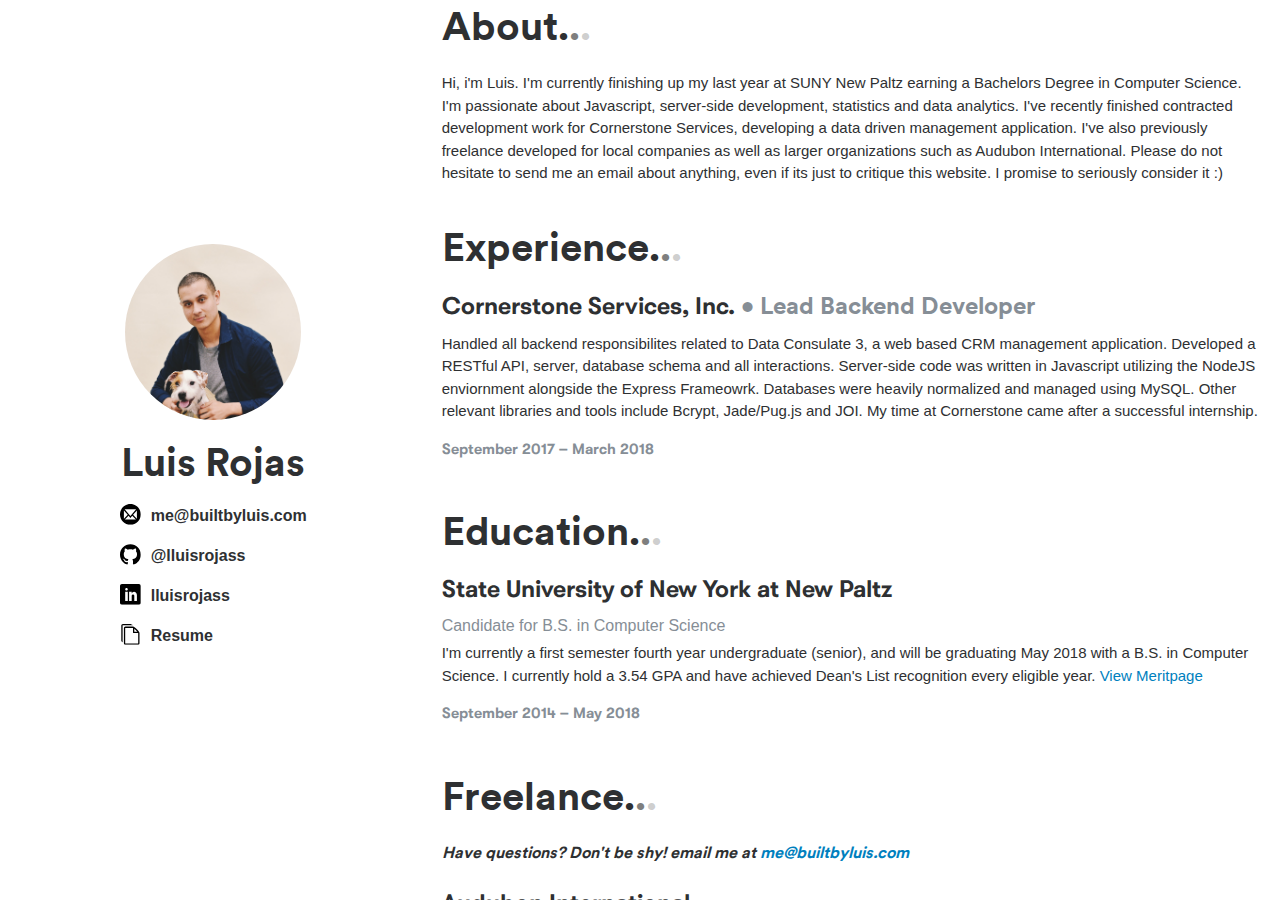
<file: index.html>
<!DOCTYPE HTML>
<html lang="en">
<head>
	<title>Luis Rojas</title>
	<meta charset="UTF-8">
	<meta name="description" content="software development profile for Luis E. Rojas">
	<meta name="author" content="Luis Rojas">
	<meta name="keywords" content="portfolio,software,web,development,luis,rojas,resume">
	<meta name="viewport" content="width=device-width,initial-scale=1.0">
	<meta http-equiv="X-UA-Compatible" content="IE=edge">
	<link href="https://fonts.googleapis.com/css?family=Abril+Fatface" rel="stylesheet">
	<link type="text/css" rel="stylesheet" href="lib/css/bootstrap.css">	
	<link type="text/css" rel="stylesheet" href="css/style.css">	
	
	<script src="https://cdnjs.cloudflare.com/ajax/libs/popper.js/1.11.0/umd/popper.min.js" integrity="sha384-b/U6ypiBEHpOf/4+1nzFpr53nxSS+GLCkfwBdFNTxtclqqenISfwAzpKaMNFNmj4" crossorigin="anonymous"></script>
	<script type="text/javascript" src="lib/js/jquery-3.2.1.min.js"></script>
	<script type="text/javascript" src="lib/js/bootstrap.js"></script>
	<script>
	  (function(i,s,o,g,r,a,m){i['GoogleAnalyticsObject']=r;i[r]=i[r]||function(){
	  (i[r].q=i[r].q||[]).push(arguments)},i[r].l=1*new Date();a=s.createElement(o),
	  m=s.getElementsByTagName(o)[0];a.async=1;a.src=g;m.parentNode.insertBefore(a,m)
	  })(window,document,'script','https://www.google-analytics.com/analytics.js','ga');
	  ga('create', 'UA-83724874-1', 'auto');
	  ga('send', 'pageview');
	</script>
</head>
<body>	
	<div class='container-fluid'>
		<div class="row" id="fakeContainer">
			<div class="col-sm-12 d-flex justify-content-center align-items-center text-center col-md-4 px-0" id="intro">
				<div>
					<img class="me mb-4" src="img/mug.jpg"/>
					<h1 class="ff">Luis Rojas</h1>

					<div id="email" class="text-center py-2 d-flex justify-content-start">
						<svg class="icon">
							<use xlink:href="sprite/icons.svg#icon-mail"></use>
						</svg>
						<a class="font-weight-bold underline-a-outline links " rel="noopener" href="mailto:me@builtbyluis.com">me@builtbyluis.com</a>
					</div>

					<div id="github" class="text-center py-2 d-flex justify-content-start">
						<svg class="icon">
							<use xlink:href="sprite/icons.svg#icon-github"></use>
						</svg>
						<a class="font-weight-bold underline-a-outline links" rel="noopener" target="blank"  href="http://www.github.com/lluisrojass">@lluisrojass</a>
					</div>

					<div id="linkedin" class="text-center py-2 d-flex justify-content-start">
						<svg class="icon">
							<use xlink:href="sprite/icons.svg#icon-linkedin"></use>
						</svg>
						<a class="underline-a-outline font-weight-bold links" target="blank" rel="noopener" href="https://www.linkedin.com/in/lluisrojass">lluisrojass</a>
					</div>

					<div class="text-center py-2 d-flex justify-content-start">
						<svg class="icon">
							<use xlink:href="sprite/icons.svg#icon-files-empty"></use>
						</svg>
						<a class="underline-a-outline font-weight-bold links" target="blank" href="documents/LuisRojasCV.pdf">Resume</a>
					</div>
				</div>
			</div>
			
			<div class="col-sm-12 col-md-8 px-0 mx-0 move-left" id="mainContent">
				<header>
				<div class="row m-0 mt-1">
					<div class="col-c-24">
						<h1 class="py-1 my-0 ff">
							About.<span class="grey">.</span><span class="almostwhite">.</span>
						</h1>
					</div>
				</div>
				</header>
				<section>
				<div class="row mx-0 mb-4 text-left">
					<div class="col-c-24">
						<div class="card m-0 px-0 pt-3 bg-transparent border-card-custom">
							<div class="m-0 p-0 card-body">
								<p class="t-small">
                                    Hi, i'm Luis. I'm currently finishing up my last year at SUNY New Paltz earning a Bachelors Degree in Computer Science.
                                    I'm passionate about Javascript, server-side development, statistics and data analytics. I've recently finished contracted development
                                    work for Cornerstone Services, developing a data driven management application. I've also previously freelance developed for local companies 
                                    as well as larger organizations such as Audubon International. Please do not hesitate to 
                                    send me an email about anything, even if its just to critique this website. I promise to seriously consider it :)  
								</p>
							</div>
						</div>
					</div>
				</div>
				</section>
				<header>
				<div class="row m-0 mt-1">
					 <div class="col-c-24">
						<h1 class="py-1 my-0 ff">
							Experience.<span class="grey">.</span><span class="almostwhite">.</span>
						</h1>
					</div>
				</div>
				</header>
				<section>
				<div class="row mx-0 mb-4 text-left">
					<div class="col-c-24">
						
						<div class="card border-card-custom m-0 p-0">
							
							<div class="card-body m-0 px-0 pt-3">
								
								<h4 class="card-title">
									<a class="underline-a f2" href="http://www.crst.net/" target="blank" rel="noopener">
										Cornerstone Services, Inc.
                                    </a>
                                    
                                    <a class="ff text-muted">
                                        • Lead Backend Developer
                                    </a>
								</h4>
								
								<p class="card-text  t-small">
                                    Handled all backend responsibilites related to Data Consulate 3, a web based CRM management application.
                                    Developed a RESTful API, server, database schema and all interactions. Server-side code was written in Javascript
                                    utilizing the NodeJS enviornment alongside the Express Frameowrk. Databases were heavily normalized and managed using MySQL.
                                    Other relevant libraries and tools include Bcrypt, Jade/Pug.js and JOI. My time at Cornerstone came after a successful internship. 
                                </p>

                                <p class="my-1 f2 text-left text-muted t-small">
                                        September 2017 &ndash; March 2018
                                </p>
								
							</div>
						</div>
					</div>
				</div>
				</section>
				<header>
				<div class="row m-0 mt-1">
					 <div class="col-c-24">
						<h1 class="py-1 my-0  ff">
							Education.<span class="grey">.</span><span class="almostwhite">.</span>
						</h1>
					</div>
				</div>
				</header>
				<section>
				<div class="row mx-0 mb-4 text-left">
					<div class="col-c-24">
						
						<div class="card border-card-custom m-0 p-0">
							
							<div class="card-body m-0 px-0 pt-3">
								
								<h4 class="card-title f2">
									<a class="underline-a ff" href="http://www.newpaltz.edu/" target="blank" rel="noopener"></a>
										State University of New York at New Paltz
                                    </a>
                                </h4>
                                <h6 class="pt-0 mt-0 text-muted">
                                    Candidate for B.S. in Computer Science 
                                </h6>
								
								
								<p class="card-text  t-small">
                                    I'm currently a first semester fourth year undergraduate (senior), and will be graduating 
                                    May 2018 with a B.S. in Computer Science. I currently hold a 3.54 GPA and have achieved Dean's List 
                                    recognition every eligible year. 
                                    <a class="regular-a" href="http://meritpages.com/luisrojas" rel="noopener" target="_blank">View Meritpage</a>
                                </p>
                                
                                <p class="f2 my-1 text-muted t-small">
                                        September 2014 &ndash; May 2018
                                </p>
								
							</div>
						</div>
					</div>
				</div>
				</section>
				<header>
				<div class="row m-0 mt-1">
					 <div class="col-c-24">
						<h1 class="py-1 my-0 ff"> 
							Freelance.<span class="grey">.</span><span class="almostwhite">.</span>
						</h3>
					</div>
				</div>
				</header>
				<section>
				<div class="row mx-0 mb-4  text-left">
					<div class="col-c-24">
						
						<div class="card border-card-custom m-0 p-0">
							<div class="card-body m-0 px-0 pt-3">
                                
                                <h6 class="my-1 ff italics">
									Have questions? Don't be shy! email 
									me at <a class="regular-a" rel="noopener" href="mailto:me@builtbyluis.com">me@builtbyluis.com</a>
								</h6>
                                
                                <br>
                                
                                <h4 class="card-title f2">
									Audubon International
								</h4>
								
								<p class="card-text  t-small">
									Developed an online data tracking application for Audubon's
									Raptor Relocation partnership with United Airlines. Includes an 
									emailing system, image uploading, geolocation and strict submission security.
                                    <a class="regular-a" href="https://auduboninternationalraptorprogram.org/" rel="noopener" target="_blank">View Site</a>
                                </p>
                                


                                <table class="table table-sm table-bordered">
                                    <thead>
                                        <tr>
                                            <th> <svg class="body-icon">
                                                    <use xlink:href="sprite/icons.svg#icon-embed2"></use>
                                                </svg> Languages </th>
                                            <th> <svg class="body-icon">
                                                    <use xlink:href="sprite/icons.svg#icon-books"></use>
                                                </svg> Technologies </th>
                                            <th> <svg class="body-icon">
                                                <use xlink:href="sprite/icons.svg#icon-hammer"></use>
                                            </svg> Dev Tools </th>
                                        </tr>
                                    </thead>
                                    <tbody>
                                        <tr>
                                            <td class="t-small">Javascript, SQL, PHP, CSS, HTML </td>
                                            <td class="t-small"> ReactJS, Mapbox GL, MySQL, jQuery, Chart.js </td>
                                            <td class="t-small">Git, NPM, Browserify, Babel JS  </td>
                                        </tr>
                                    </tbody>
                                    
                                </table>


                                <p class="f2 my-1 text-muted t-small"> September 2017 &ndash; October 2017 </p>

                                <br>
                                <br>

								<h4 class="card-title f2">Vintage Accessorizers</h4>
								
								<p class="card-text  t-small">
									Developed a custom jewelery order creation & checkout system. Complete with image uploading, confirmation emailing and a stress on security. 
									Developed an accompanying panel for order viewing and management.
									<a rel="noopener" href="http://vintageaccessorizers.com/custom/" class="regular-a" target="blank">
									    View Site
									</a>,
									<a rel="noopener" href="http://vintageaccessorizers.com/cadmin/" class="regular-a" target="blank">
									View Dashboard
									</a>
                                </p>

                                <table class="table table-sm table-bordered">
                                        <thead>
                                            <tr>
                                                <th> <svg class="body-icon">
                                                        <use xlink:href="sprite/icons.svg#icon-embed2"></use>
                                                    </svg> Languages </th>
                                                <th> <svg class="body-icon">
                                                        <use xlink:href="sprite/icons.svg#icon-books"></use>
                                                    </svg> Technologies </th>
                                                <th> <svg class="body-icon">
                                                    <use xlink:href="sprite/icons.svg#icon-hammer"></use>
                                                </svg> Dev Tools </th>
                                            </tr>
                                        </thead>
                                        <tbody>
                                            <tr>
                                                <td class="t-small">Javascript, SQL, PHP, CSS, HTML </td>
                                                <td class="t-small">MySQL, jQuery, MeekroDB, React.js, reCaptcha</td>
                                                <td class="t-small">Git, NPM, Babel JS, Browserify</td>
                                            </tr>
                                        </tbody>
                                    </table>
                                
                                <p class="f2 my-1 text-muted t-small">
                                    July 2017 &ndash; August 2017
                                </p>
							</div>
						</div>
                    </div>
				</div>
				</section>
				<header>
				<div class="row m-0 mt-1">
					 <div class="col-c-24">
						<h1 class="py-1 my-0 ff">
							Personal Projects.<span class="grey">.</span><span class="almostwhite">.</span>
						</h1>
					</div>
				</div>
				</header>
				<section>
				<div class="row mx-0 mb-4  text-left">
					<div class="col-c-24">
						
						<div class="card border-card-custom m-0 p-0">
							
							<div class="card-body m-0 px-0 pt-3">
								
								<h4 class="card-title f2">
									Tumblr Archive Scraper
								</h4>
								
								<p class="card-text  t-small">
                                    Developed a desktop application to scrape a Tumblr blog’s archive for user uploaded posts, a feature Tumblr does not natively support.
                                    Front-end (ReactJS) provides user control over custom scrapes, remote viewing & lifecycle controls. 
                                    Application makes use of dual threading to boost performance and decouple renderer tasks from the requests loop. 
                                    Currently one of the fastest solutions to scraping a Tumblr blog for uploaded content.   	
									<a target="blank" rel="noopener" 
									   href="https://github.com/lluisrojass/tumblr-scraper" class="regular-a">
										View Github
									</a>
								
                                </p>

                                <table class="table table-sm table-bordered">
                                    <thead>
                                        <tr>
                                            <th> <svg class="body-icon">
                                                    <use xlink:href="sprite/icons.svg#icon-embed2"></use>
                                                </svg> Languages </th>
                                            <th> <svg class="body-icon">
                                                    <use xlink:href="sprite/icons.svg#icon-books"></use>
                                                </svg> Technologies </th>
                                            <th> <svg class="body-icon">
                                                <use xlink:href="sprite/icons.svg#icon-hammer"></use>
                                            </svg> Dev Tools </th>
                                        </tr>
                                    </thead>
                                    <tbody>
                                        <tr>
                                            <td class="t-small">Javascript, HTML & CSS</td>
                                            <td class="t-small">NodeJS, Electron, jQuery, ReactJS</td>
                                            <td class="t-small">Git, NPM, Browserify, Babel JS  </td>
                                        </tr>
                                    </tbody>
                                </table>

								<br/>
								<br/>
								
								<h4 class="card-title">
									<a class="ff" target="blank" rel="noopener">
										Discord Weather Bot
									</a>
								</h4>
								
								
								<p class="card-text  t-small">
									Developed a bot to allow users to create and customize weather queries inside a Discord Server.
                                    Implements a SQLite database to store weather preferences for expedited use. 
                                    Application is completely async and uses Yahoo's <a rel="noopener" class="regular-a" href="https://developer.yahoo.com/yql/" target="blank">YQL</a> 
                                    service for weather information.
									<a class="regular-a" target="blank" rel="noopener" href="https://github.com/lluisrojass/discord-forecast-bot" class="regular-a">
										View Github
									</a>
                                </p>


                                <table class="table table-sm table-bordered">
                                    <thead>
                                        <tr>
                                            <th> <svg class="body-icon">
                                                    <use xlink:href="sprite/icons.svg#icon-embed2"></use>
                                                </svg> Languages </th>
                                            <th> <svg class="body-icon">
                                                    <use xlink:href="sprite/icons.svg#icon-books"></use>
                                                </svg> Technologies </th>
                                            <th> <svg class="body-icon">
                                                <use xlink:href="sprite/icons.svg#icon-hammer"></use>
                                            </svg> Dev Tools </th>
                                        </tr>
                                    </thead>
                                    <tbody>
                                        <tr>
                                            <td class="t-small">Python, SQL</td>
                                            <td class="t-small">Discord.py, sqlite3, YQL</td>
                                            <td class="t-small">Git</td>
                                        </tr>
                                    </tbody>
                                </table>


								<br/>
								<br/>
								
								<h4 class="card-title">
									<a class="ff" target="blank" rel="noopener">
										Excel Insertion Module
									</a>
								</h4>
								
								<p class="card-text t-small">
                                    My first ever personal project. A simple module with a GUI for entering information into an excel file meant for 
                                    contact management.
                                    This project introduced me to the power of the MVC pattern. 
                                    It utilizes Apache’s POI API in order to access Microsoft OLE 2 Compound Documents and Open Office XML Standard Documents.
									<a rel="noopener" target="blank" href="https://github.com/lluisrojass/excel-insertion-module" class="regular-a">
										View Github
									</a>
                                </p>
                                
                                <table class="table table-sm table-bordered">
                                    <thead>
                                        <tr>
                                            <th> <svg class="body-icon">
                                                    <use xlink:href="sprite/icons.svg#icon-embed2"></use>
                                                </svg> Languages </th>
                                            <th> <svg class="body-icon">
                                                    <use xlink:href="sprite/icons.svg#icon-books"></use>
                                                </svg> Technologies </th>
                                            <th> <svg class="body-icon">
                                                <use xlink:href="sprite/icons.svg#icon-hammer"></use>
                                            </svg> Dev Tools </th>
                                        </tr>
                                    </thead>
                                    <tbody>
                                        <tr>
                                            <td class="t-small">Java</td>
                                            <td class="t-small">Apache’s POI API</td>
                                            <td class="t-small">Eclipse IDE</td>
                                        </tr>
                                    </tbody>
                                    
                                </table>
								
							</div>
						</div>
					</div>
				</div>
				</section>
				<footer>
					<div class="row m-0">
					<div class=" text-center col-12 m-0">
					    <p class="ff text-muted cbold t-small">Last Updated March 2nd 2018</p>
					</div>
				</div>
				</footer>
			</div>
		</div>
	</div>
</body>
</html>
</file>
<file: css/style.css>
*{
	-webkit-font-smoothing: antialiased !important;
	color: #2E3032;
}
body, html {
	min-height: 100%;
	height: 100%;
	width: 100%;
	background-color: white;
}

@keyframes blink{
	5%{ opacity: .9 }
	10%{ opacity: .8 }
	15%{ opacity: .7 }
	20%{ opacity: .6 }
	25%{ opacity: .5 }
	30%{ opacity: .4 }
	35%{ opacity: .3 }
	40%{ opacity: .2 }
	50%{ opacity: .1 }
	55%{ opacity: 0}
	60%{ opacity: 0}
	65%{ opacity: .2}
	70%{ opacity: .3}
	75%{ opacity: .4}
	80%{ opacity: .5}
	85%{ opacity: .6}
	90%{ opacity: .7}
	95%{ opacity: .8}
	100%{ opacity: .9}
}

.blinking-circle{
	animation: blink 1.5s infinite;
	width:.6em;
	height:.6em;
	display: inline-block;
	margin-left: 3px;
	position: relative;
	bottom: .05em;
	background-color:#4caf50;
	border-radius: 100%;
}
.title h2 {
	margin: 0px;
	padding: 0px;
}
.bb {
	margin-top: 0.5em;
    margin-bottom: 0.5em;
    margin-left: auto;
    margin-right: auto;
    border-style: inset;
	border-color: gray;
    border-width: 1px;
}
.border-bottom {
	border-bottom: 2px solid #eee;
}
#fakeContainer{
	height:100%;
	min-height: 100%;
}
#fakeContainer > div {
	height: 100%;
	min-height: 100%;
}
a { color: inherit; }
a:hover{
	text-decoration:none;
	color: inherit;
}

.regular-a {
    color: #007fbe;
}

.regular-a:hover {
    color: #1a4565;
}

.italics {
    font-style: italic;
}

.grey { color: rgba(0,0,0, .5) }
.almostwhite { color: rgba(0,0,0, .2); }


.date{ font-size:.79rem; }
.underline{ border-bottom: 1px solid #aaa; }
.underline-a:hover{ border-bottom: 1px solid #aaa; }
.underline-a-outline:hover{ 
	text-decoration: underline;
}

.inline-block {
	display: inline-block;
}
.inline {
	display: inline;
}

.me {
	width:11em;
	height:11em;
	border-radius: 100%;
}
.t-small{
    font-size: 15px !important; 
    font-weight: 400 !important;
}
.title-line{
	display: inline-block;
	border-bottom: 1px solid #ccc;
	width: inherit;
}



.blue {
    color: #1a4565;
}


#mainContent{
	overflow-y:scroll;
    height: 100%;
}
.border-custom{
	border-color: rgb(227, 242, 229);
	box-shadow:0 3px 0 #ccc, 0 -1px #fff inset;
}
.border-card-custom{ border: none; }
.btn-custom{
	background-color:#2E3032;
	color: rgb(227, 242, 229);
}
.btn-custom:hover{
	border: 1px solid #2E3032;
	background-color: white;
}
.body-icon {
	display: inline-block;
  	width: 1em;
  	height: 1em;
	stroke-width: 0;
	position: relative;
	top: 2px;
  	stroke: white;
  	fill: #aaa;
}

.title-icon {
  width: 1.5rem;
  height: 1.5rem;
  stroke-width: 0;
  stroke: white;
  fill: #555;
}

.icon {
	display: inline-block;
	width: 1.3em;
	height: 1.3em;
	stroke-width: 0;
	stroke: white;
	fill: inherit;
	margin-right:10px;
}
.icon-np {
	display: inline-block;
  	width: .7em;
  	height: .9em;
  	stroke-width: 0;
  	stroke: white;
  	fill: inherit;
	margin-right:2px;
	position: relative;
	bottom: 2px;
}
.icon-ai {
	display: inline-block;
  	width: .7em;
  	height: .7em;
  	stroke-width: 0;
  	stroke: white;
  	fill: inherit;
	margin-right:2px;
	position: relative;
	bottom: 2px;
}

li{ list-style: none; }
.card { margin: 10px 10px; }

.quicksand {
	font-family: 'Quicksand', sans-serif;
	font-weight: 800;
}
.extra-bold {
	font-weight: 900;
}
.cbold{ font-family: "circular bold", "Helvetica Neue", Helvetica; }
.ff{ font-family: "circular-bold", "Helvetica Neue", Helvetica; }

.f2{ 
	font-family: "ff", "Helvetica Neue", Helvetica; }


@font-face {
	font-family: "circular-bold";
	src: url("/fonts/circular-bold.woff2");
}

@font-face {
	font-family:"ff";
	src: url("/fonts/ff.ttf");
}

/* xs */
@media (min-width: 0px){
	#intro{
		margin: 1em 0px;
	}
	.links{
		font-size: 1.2em;
	}
} 

.col-c-1 { max-width: 4.166666666666667%; flex: 0 0 4.166666666666667%; }
.col-c-2 { max-width: 8.333333333333334%; flex: 0 0 8.333333333333334%; }
.col-c-3 { max-width: 12.5%; flex: 0 0 12.5%; }
.col-c-4 { max-width: 16.666666666666668%; flex: 0 0 16.666666666666668%; }
.col-c-5 { max-width: 20.833333333333336%; flex: 0 0 20.833333333333336%; }
.col-c-6 { max-width: 25%; flex: 0 0 25%; }
.col-c-7 { max-width: 29.166666666666668%; flex: 0 0 29.166666666666668%; }
.col-c-8 { max-width: 33.333333333333336%; flex: 0 0 33.333333333333336%; }
.col-c-9 { max-width: 37.5%; flex: 0 0 37.5%; }
.col-c-10 { max-width: 41.66666666666667%; flex: 0 0 41.66666666666667%; }
.col-c-11 { max-width: 45.833333333333336%; flex: 0 0 45.833333333333336%; }
.col-c-12 { max-width: 50%; flex: 0 0 50%; }
.col-c-13 { max-width: 54.16666666666667%; flex: 0 0 54.16666666666667%; }
.col-c-14 { max-width: 58.333333333333336%; flex: 0 0 58.333333333333336%; }
.col-c-15 { max-width: 62.50000000000001%; flex: 0 0 62.50000000000001%; }
.col-c-16 { max-width: 66.66666666666667%; flex: 0 0 66.66666666666667%; }
.col-c-17 { max-width: 70.83333333333334%; flex: 0 0 70.83333333333334%; }
.col-c-18 { max-width: 75%; flex: 0 0 75%; }
.col-c-19 { max-width: 79.16666666666667%; flex: 0 0 79.16666666666667%; }
.col-c-20 { max-width: 83.33333333333334%; flex: 0 0 83.33333333333334%; }
.col-c-21 { max-width: 87.5%; flex: 0 0 87.5%; }
.col-c-22 { max-width: 91.66666666666667%; flex: 0 0 91.66666666666667%; }
.col-c-23 { max-width: 95.83333333333334%; flex: 0 0 95.83333333333334%; }
.col-c-24 { max-width: 100%; flex: 0 0 100%; }

[class*="col-c-"] {
    padding-right: 15px;
    padding-left: 15px;
    position: relative;
    min-width: 1px;
    width: 100%;
}


/* sm */
@media (min-width: 768px){ }
/* md */
@media (min-width: 768px){
	.container-fluid{
		min-height: 100%;
		height:100%;
		width: 100%;
	}
	.links{ font-size:inherit; }
	#fakeContainer{ overflow-y: hidden; }
	#mainContent{ overflow-y: auto; }
	#intro{
		margin: 0px;
		
	}
}
/* lg */
@media (min-width: 1200px){

}
</file>
